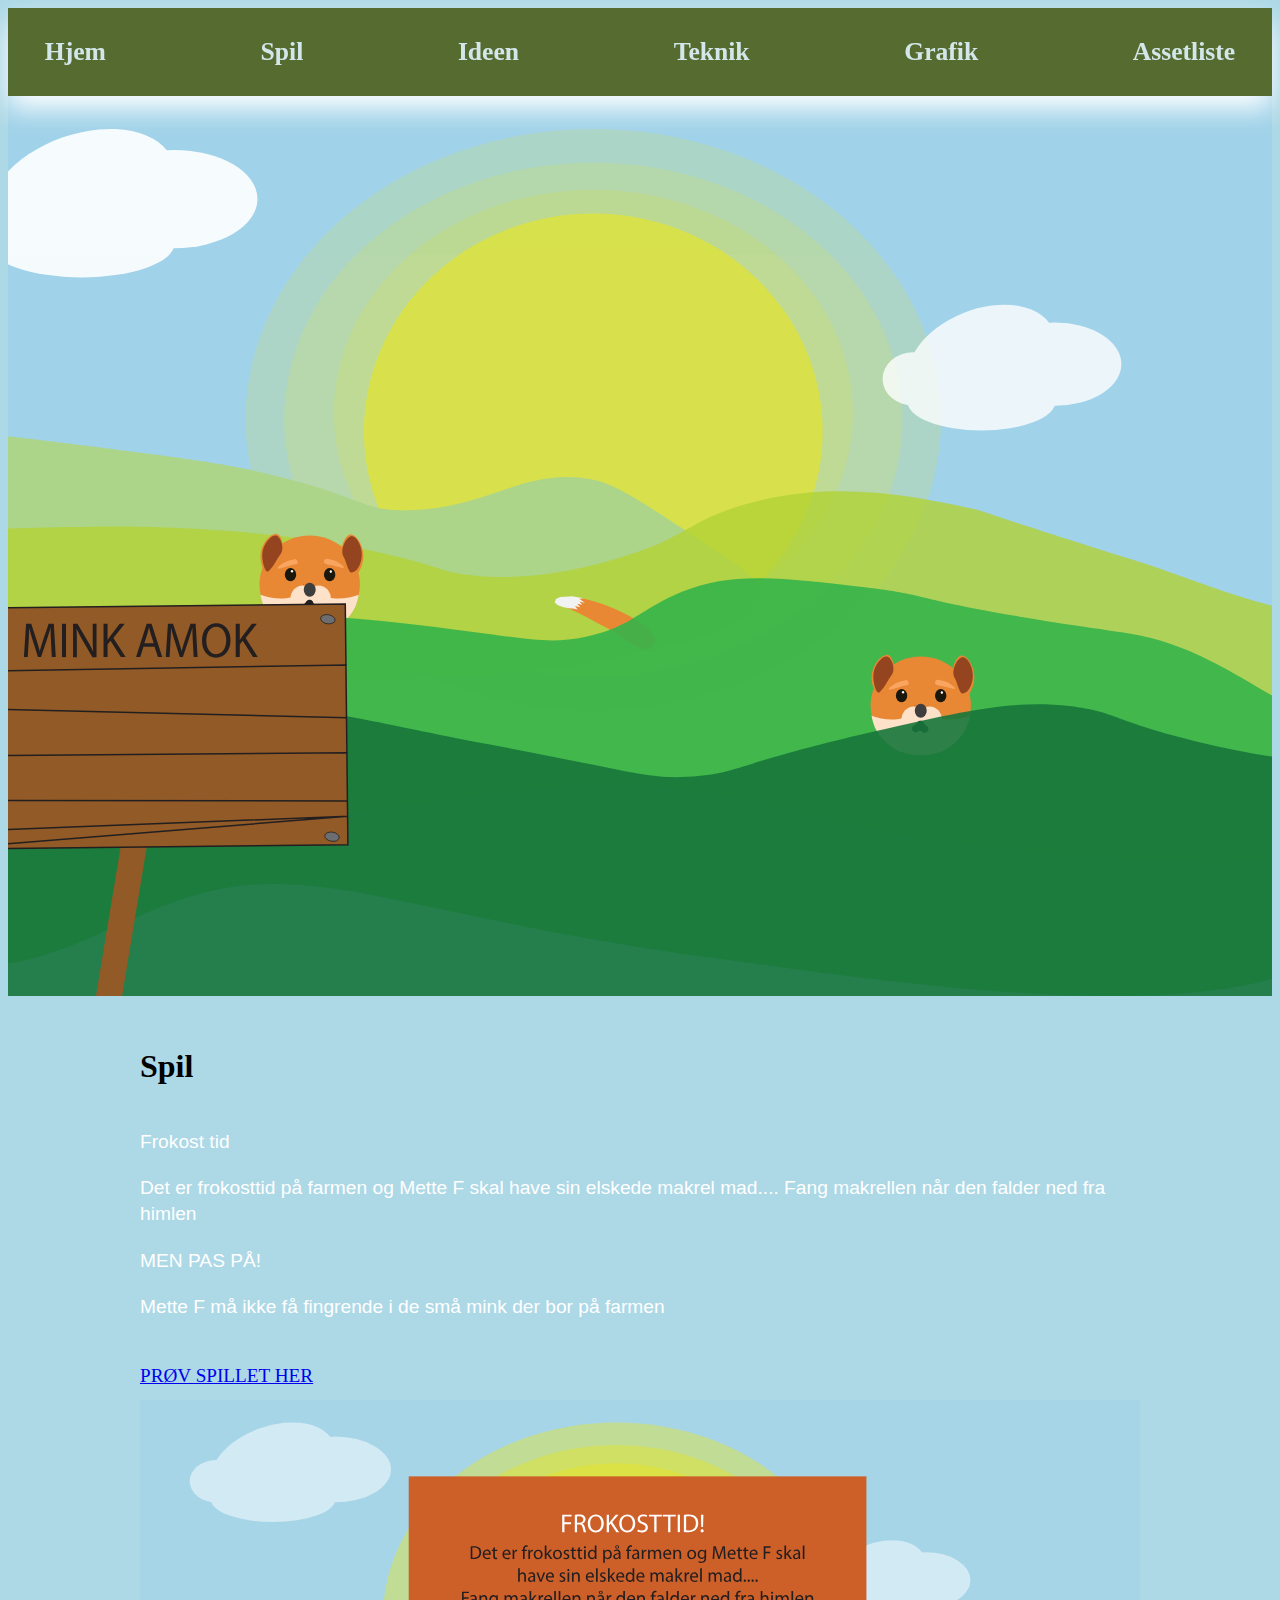
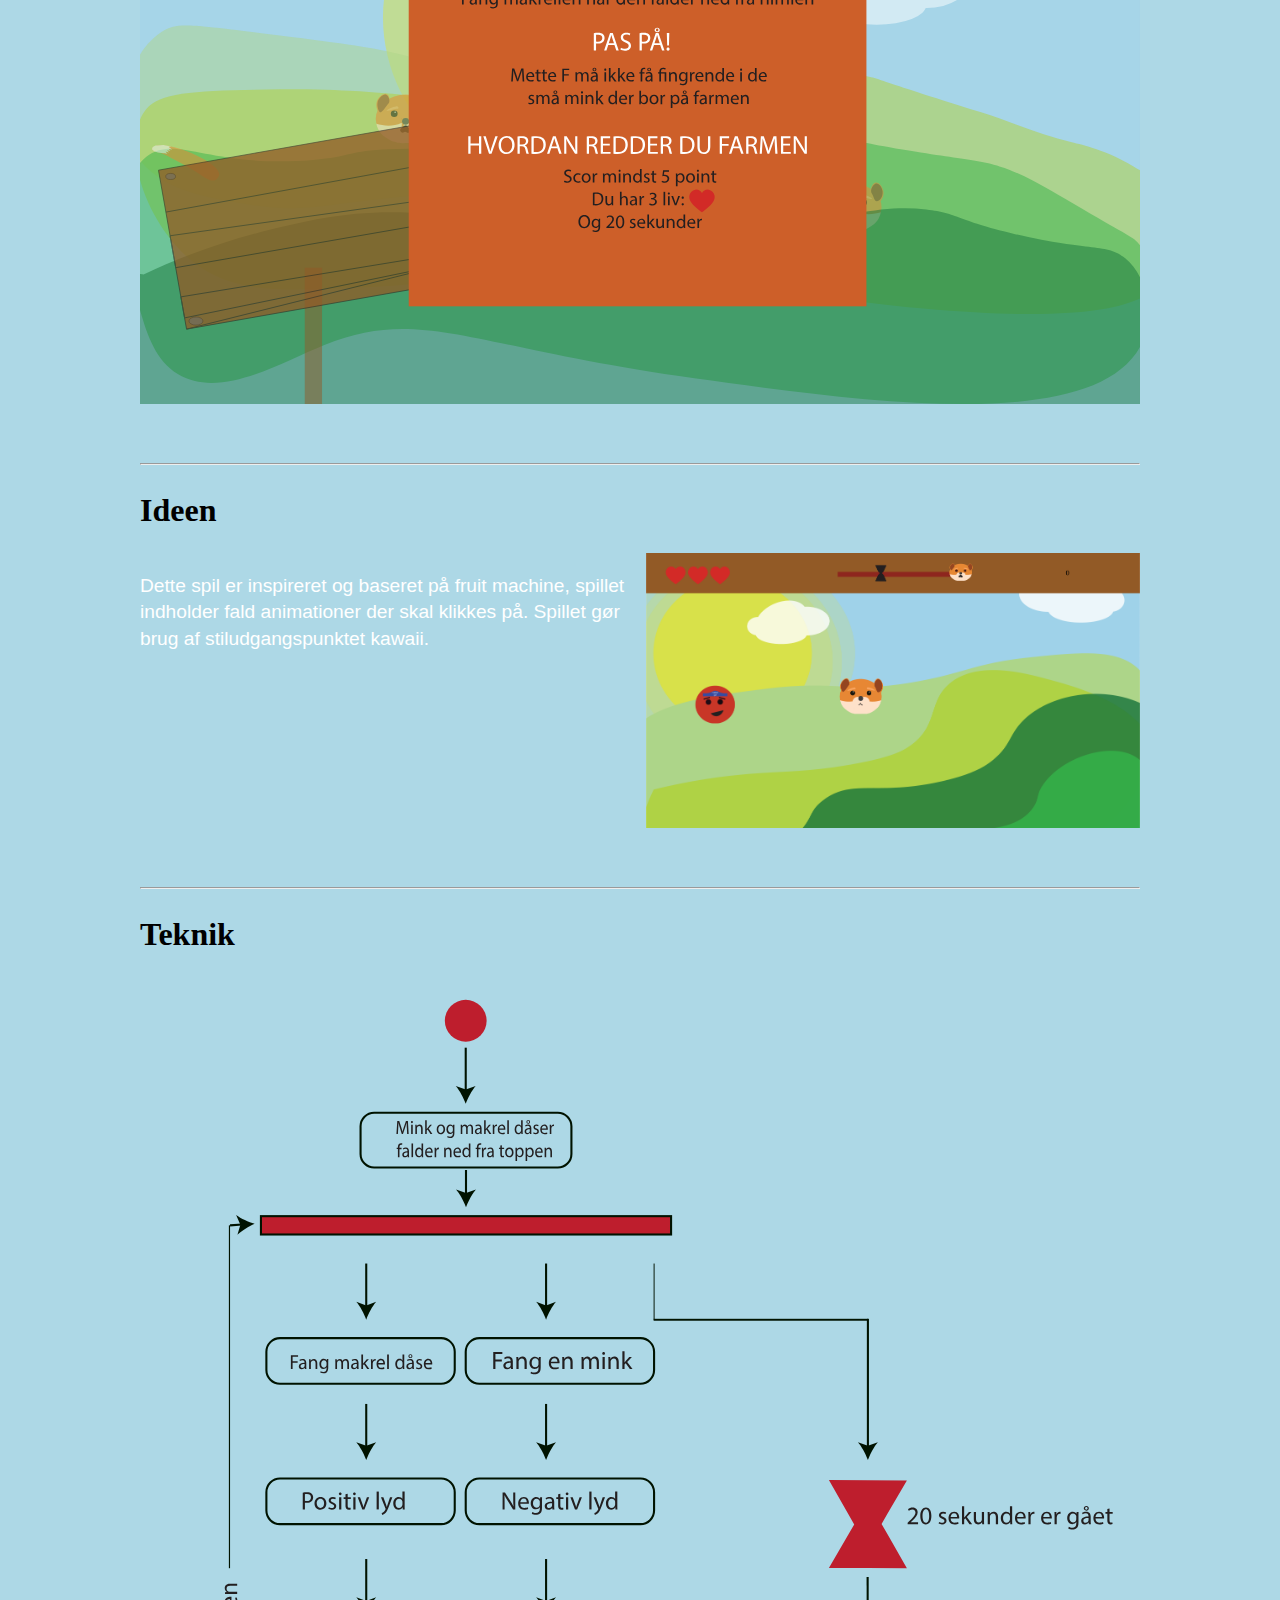
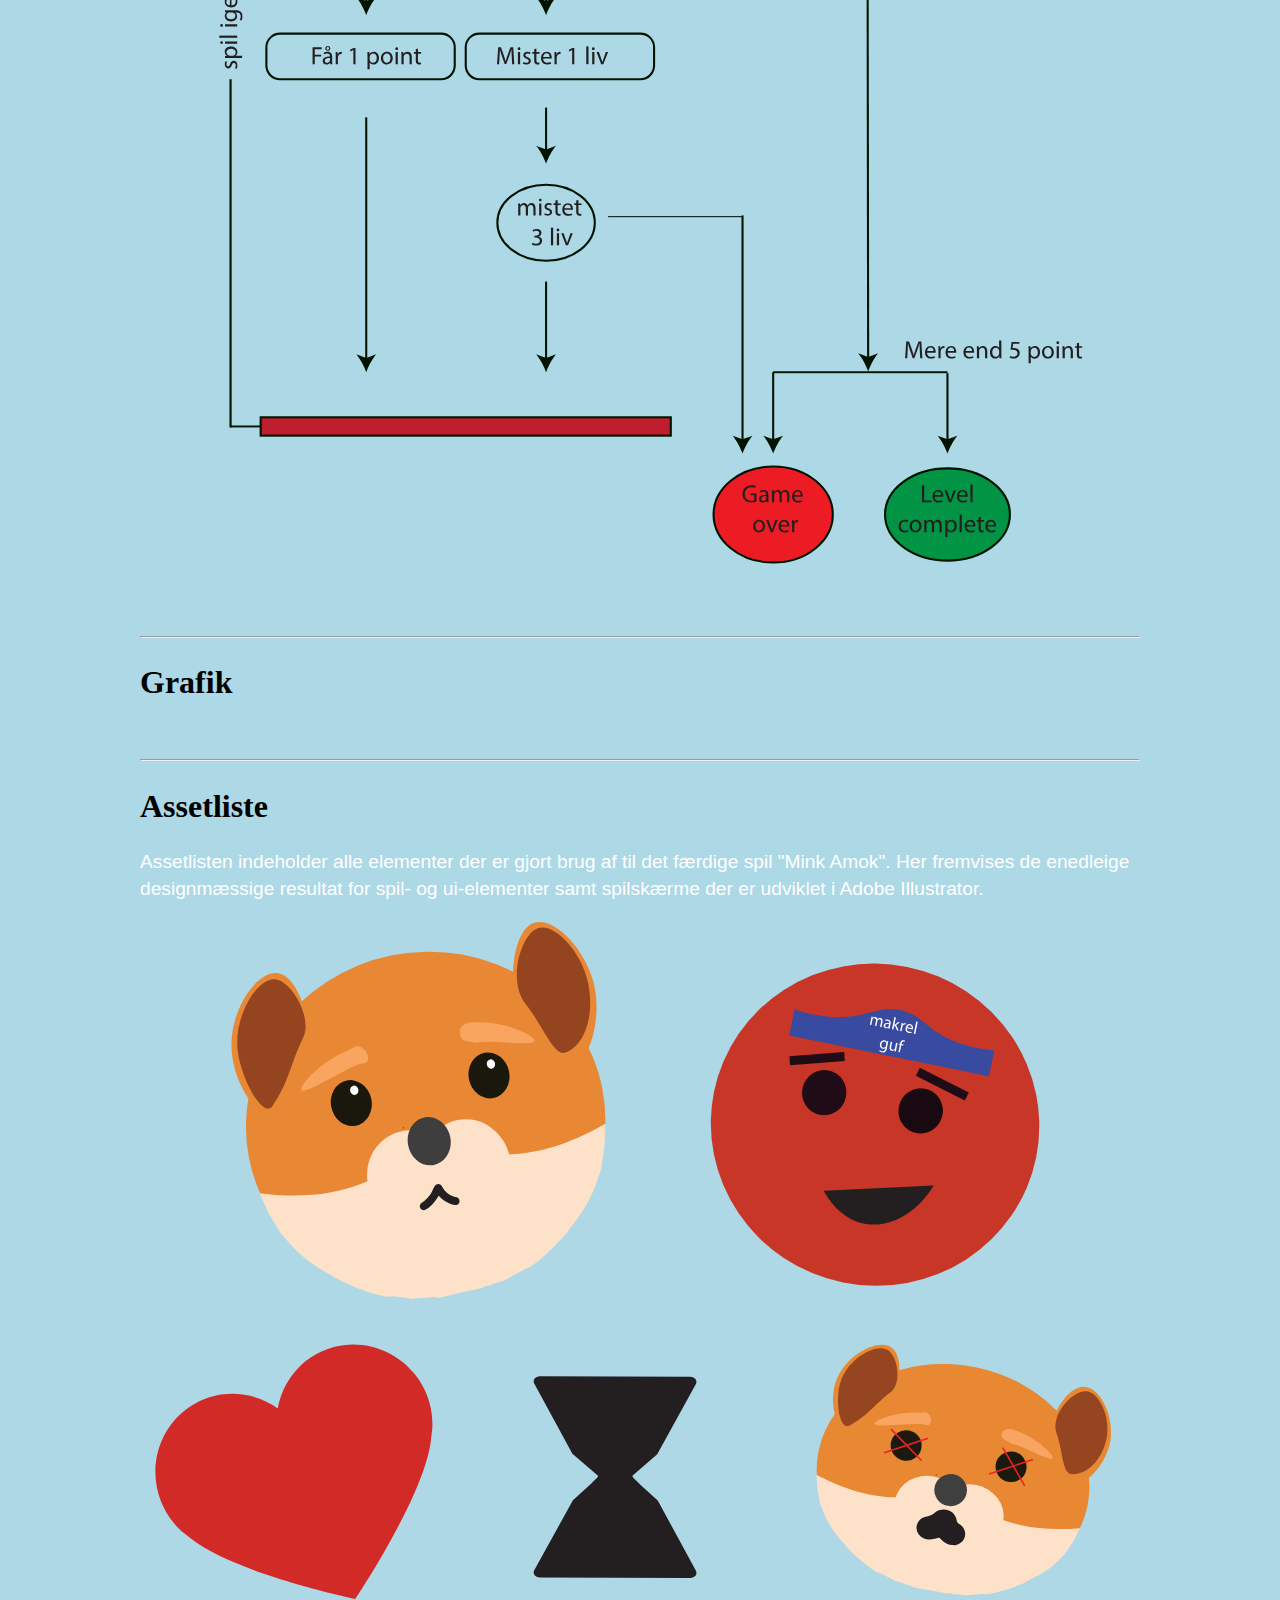
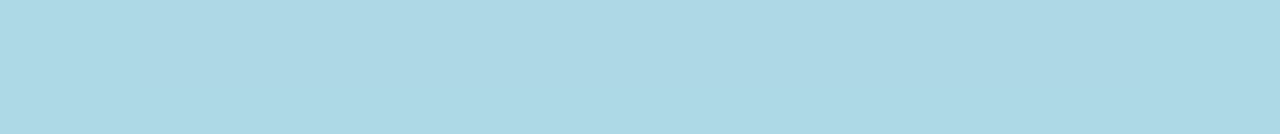
<file: index.html>
<!DOCTYPE html>
<html lang="en">
  <head>
    <meta charset="UTF-8" />
    <meta http-equiv="X-UA-Compatible" content="IE=edge" />
    <meta name="viewport" content="width=device-width, initial-scale=1.0" />
    <title>MINK AMOK</title>
    <link rel="stylesheet" href="stylesheet.css" />
  </head>
  <body class="background_color">
    <header class="menu_color">
      <div class="logo"></div>
      <nav>
        <ul class="menu">
          <li>
            <a href="index.html"> Hjem </a>
          </li>
          <li>
            <a href="spil.html"> Spil </a>
          </li>
          <li>
            <a href="ide.html"> Ideen </a>
          </li>
          <li>
            <a href="teknik.html"> Teknik </a>
          </li>
          <li>
            <a href="grafik.html"> Grafik </a>
          </li>
          <li>
            <a href="assets.html"> Assetliste </a>
          </li>
        </ul>
      </nav>
    </header>
    <main class="index">
      <section id="first_section"></section>
      <section id="second_section">
        <h2>Spil</h2>
        <div class="section_wrapper">
          <div class="col_tekst">
            <p>Frokost tid</p>
            <p>Det er frokosttid på farmen og Mette F skal have sin elskede makrel mad.... Fang makrellen når den falder ned fra himlen</p>
            <p>MEN PAS PÅ!</p>
            <p>Mette F må ikke få fingrende i de små mink der bor på farmen</p>
          </div>
          <nav class="col_link">
            <a href="http://carolinegottlieb.dk/kea/04_animation/website/spil.html">PRØV SPILLET HER</a>
          </nav>
          <div class="col_img">
            <img src="svg/regelskærm.svg" alt="Spilregler" />
          </div>
        </div>
      </section>
      <section id="third_section">
        <hr />
        <h2>Ideen</h2>
        <div class="section_wrapper">
          <div class="col_tekst">
            <p>Dette spil er inspireret og baseret på fruit machine, spillet indholder fald animationer der skal klikkes på. Spillet gør brug af stiludgangspunktet kawaii.</p>
          </div>
          <div class="col_img">
            <img src="svg/Spil_billede.png" alt="igangværende spil" />
          </div>
        </div>
      </section>
      <section id="fourth_section">
        <hr />
        <h2>Teknik</h2>
        <div class="col_tekst"></div>
        <div class="col_img"></div>
        <img src="svg/aktivitetsdiagram.svg" alt="Aktivitetsdiagram" />
      </section>
      <section id="fifth_section">
        <hr />
        <h2>Grafik</h2>
        <div class="col_tekst"></div>
        <div class="col_img"></div>
      </section>
      <section id="six_section">
        <hr />
        <h2>Assetliste</h2>
        <div id="section_wrapper">
          <div class="col_tekst">
            <p>Assetlisten indeholder alle elementer der er gjort brug af til det færdige spil "Mink Amok". Her fremvises de enedleige designmæssige resultat for spil- og ui-elementer samt spilskærme der er udviklet i Adobe Illustrator.</p>
          </div>
          <div class="col_img">
            <img src="svg/assetlist.svg" alt="assets" />
          </div>
        </div>
      </section>
    </main>
  </body>
</html>
</file>
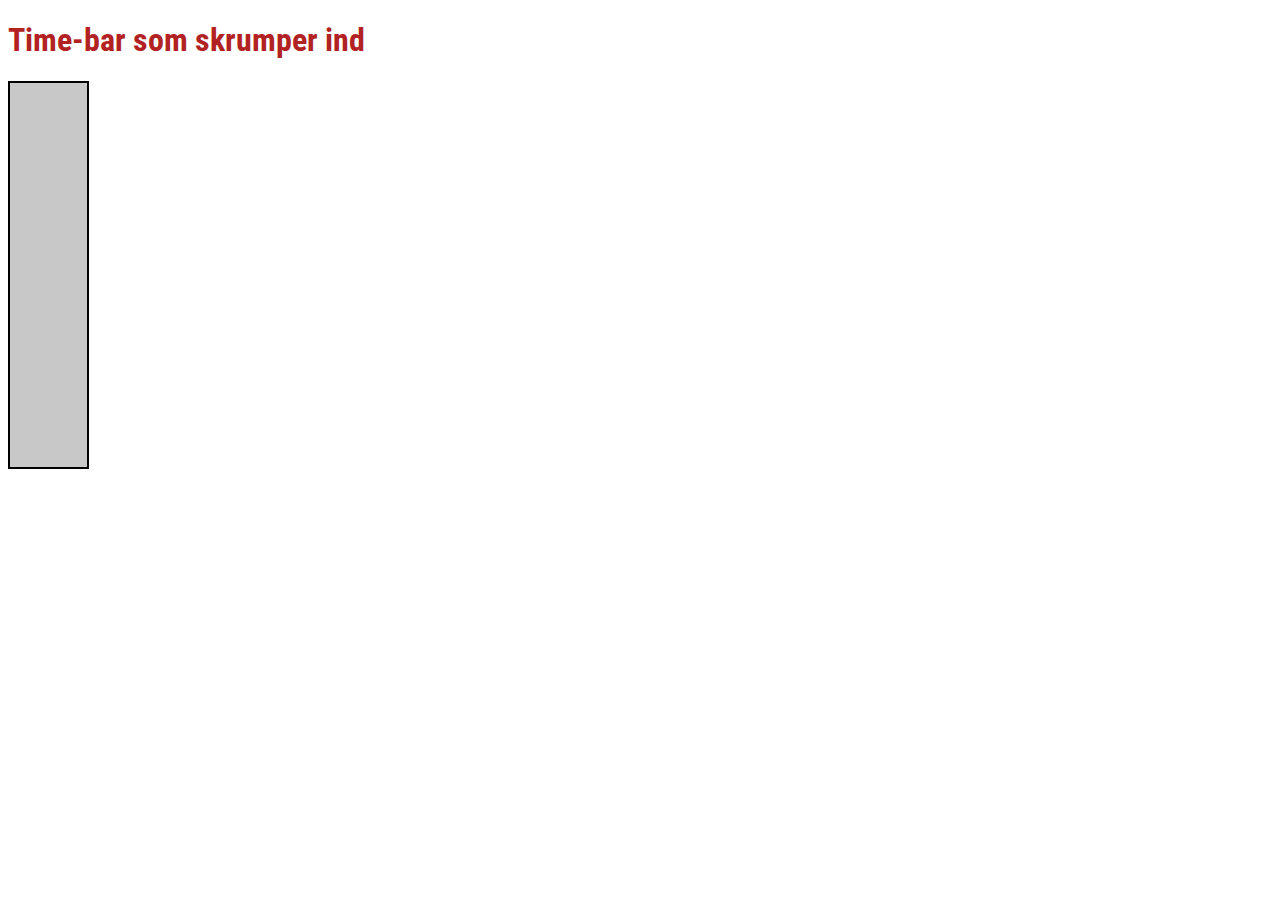
<file: timer_1_bar/index.html>
<!DOCTYPE html>
<html lang="da">

<head>
    <meta charset="utf-8">
    <meta name="viewport" content="width=device-width, initial-scale=1.0">
    <title>time-bar som skrumper</title>
    <link href="https://fonts.googleapis.com/css2?family=Roboto+Condensed&display=swap" rel="stylesheet">
    <link rel="stylesheet" href="style.css">
</head>

<body>
    <h1>Time-bar som skrumper ind</h1>
    <section>
        <div id="time_board">
            <div id="time_container">
                <div id="time_sprite" class=""></div>
            </div>
        </div>
    </section>

    <script src="script.js"></script>

</body>

</html>
</file>
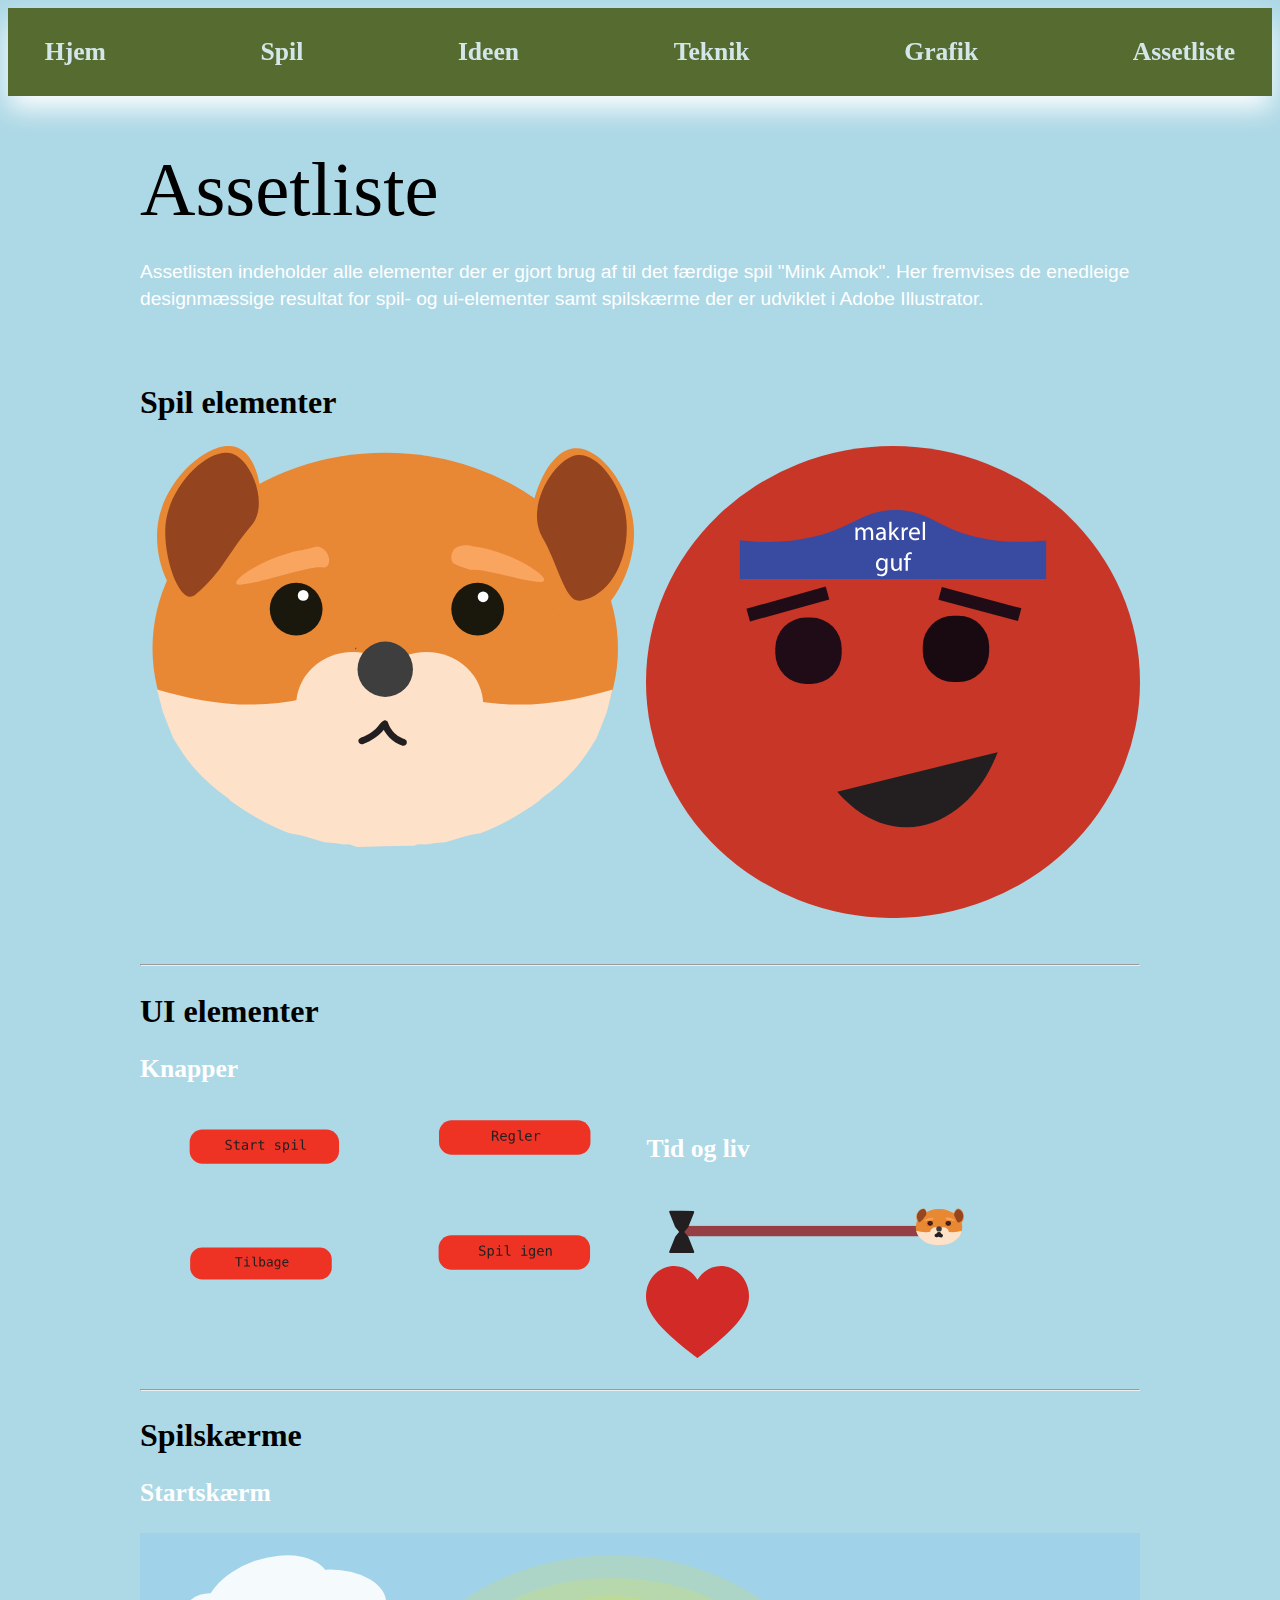
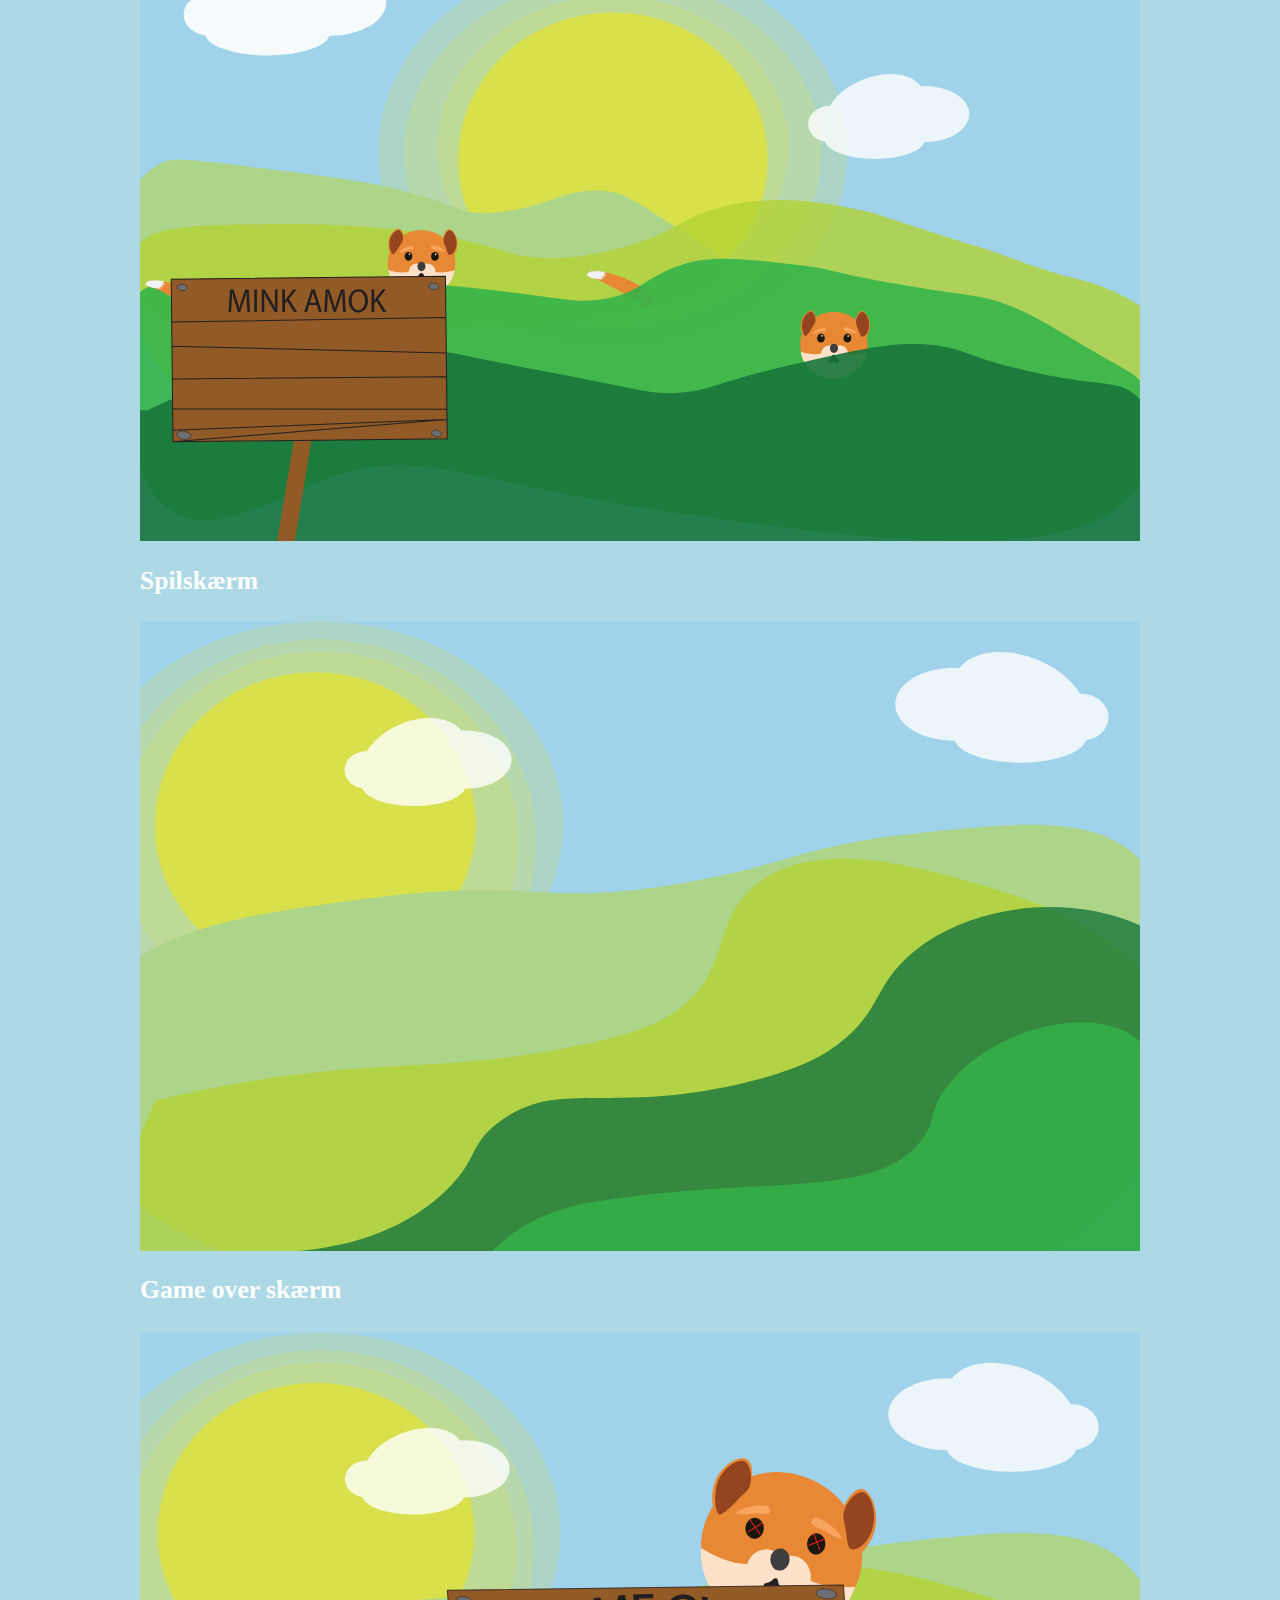
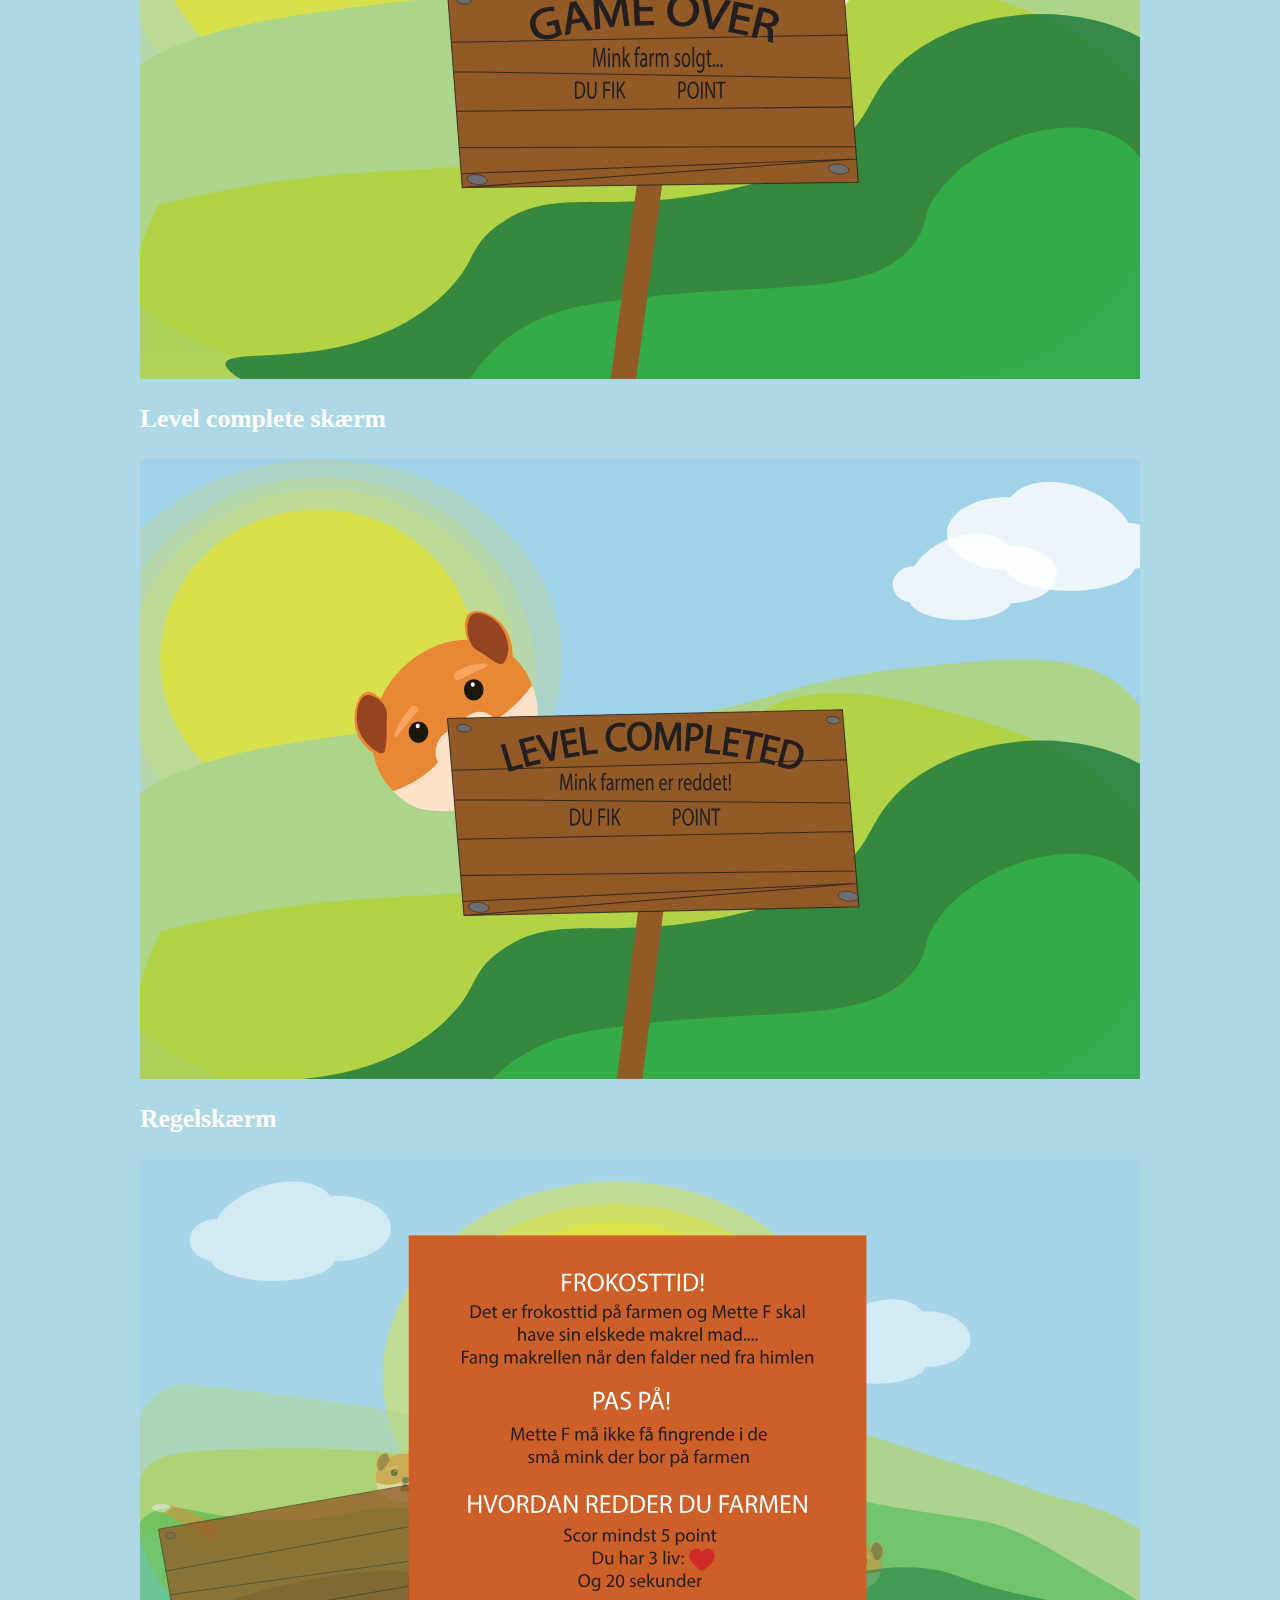
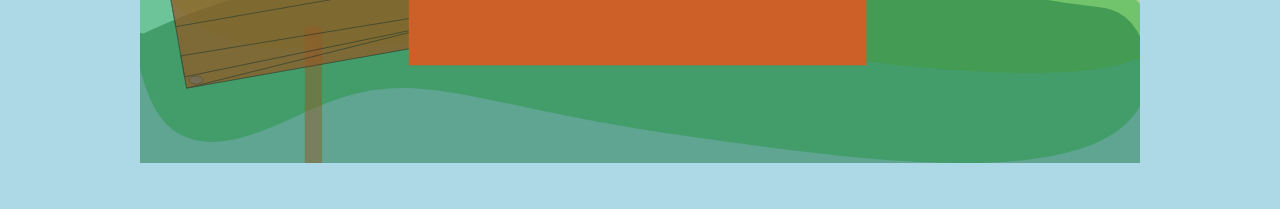
<file: assets.html>
<!DOCTYPE html>
<html lang="en">
  <head>
    <meta charset="UTF-8" />
    <meta http-equiv="X-UA-Compatible" content="IE=edge" />
    <meta name="viewport" content="width=device-width, initial-scale=1.0" />
    <title>MINK AMOK</title>
    <link rel="stylesheet" href="stylesheet.css" />
  </head>
  <body class="background_color">
    <header class="menu_color">
      <div class="logo"></div>
      <nav>
        <ul class="menu">
          <li>
            <a href="index.html"> Hjem </a>
          </li>
          <li>
            <a href="http://carolinegottlieb.dk/kea/04_animation/website/spil.html"> Spil </a>
          </li>
          <li>
            <a href="ide.html"> Ideen </a>
          </li>
          <li>
            <a href="teknik.html"> Teknik </a>
          </li>
          <li>
            <a href="grafik.html"> Grafik </a>
          </li>
          <li>
            <a href="assets.html"> Assetliste </a>
          </li>
        </ul>
      </nav>
    </header>
    <main class="assets">
      <section id="first_section">
        <h1>Assetliste</h1>
        <p>Assetlisten indeholder alle elementer der er gjort brug af til det færdige spil "Mink Amok". Her fremvises de enedleige designmæssige resultat for spil- og ui-elementer samt spilskærme der er udviklet i Adobe Illustrator.</p>
      </section>
      <section id="second_section">
        <h2>Spil elementer</h2>
        <div class="col_figures">
          <img src="svg/Mink.svg" alt="Mink" />
          <img src="svg/Makrel.svg" alt="Makrel" />
        </div>
      </section>
      <section id="third_section">
        <hr />
        <h2>UI elementer</h2>
        <h3>Knapper</h3>
        <div class="section_wrapper">
          <div class="col_buttons">
            <img src="svg/start knap.svg" alt="Start knap" />
            <img src="svg/regel knap.svg" alt="Regel knap" />
            <img src="svg/tilbage_knap.svg" alt="Tilbage knap" />
            <img src="svg/spil_igen.svg" alt="Spil igen" />
          </div>

          <div class="col_wrap">
            <h3>Tid og liv</h3>
            <div class="col_time">
              <img src="svg/time_board.svg" alt="Time board" />
            </div>
            <div class="col_life">
              <img src="svg/Liv.svg" alt="hjerte" />
            </div>
          </div>
        </div>
      </section>
      <section id="fourth_section">
        <hr />
        <h2>Spilskærme</h2>
        <h3>Startskærm</h3>
        <div class="col_start">
          <img src="svg/Startskærm.svg" alt="Startskærm" />
        </div>
        <h3>Spilskærm</h3>
        <div class="col_game">
          <img src="svg/spilskærm.svg" alt="Spilskærm" />
        </div>
        <h3>Game over skærm</h3>
        <div class="col_over">
          <img src="svg/game_over.svg" alt="Game over skærm" />
        </div>
        <h3>Level complete skærm</h3>
        <div class="col_complete">
          <img src="svg/level_completed.svg" alt="Level completed skærm" />
        </div>
        <h3>Regelskærm</h3>
        <div class="col_rules">
          <img src="svg/regelskærm.svg" alt="Regelskærm" />
        </div>
      </section>
    </main>
  </body>
</html>
</file>
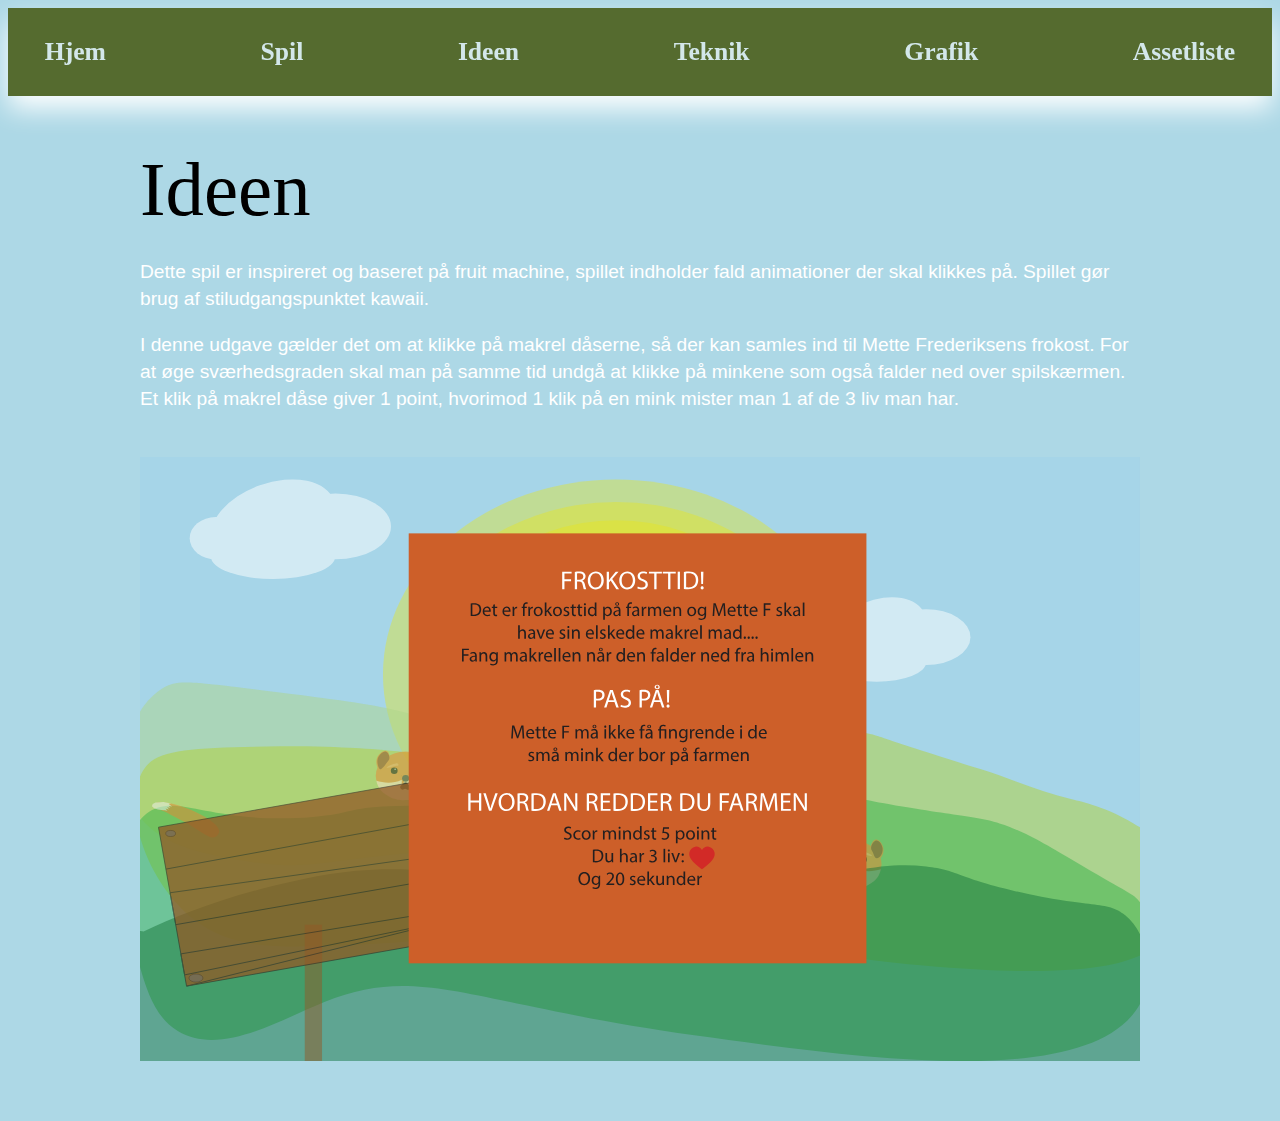
<file: ide.html>
<!DOCTYPE html>
<html lang="en">
  <head>
    <meta charset="UTF-8" />
    <meta http-equiv="X-UA-Compatible" content="IE=edge" />
    <meta name="viewport" content="width=device-width, initial-scale=1.0" />
    <title>MINK AMOK</title>
    <link rel="stylesheet" href="stylesheet.css" />
  </head>
  <body class="background_color">
    <header class="menu_color">
      <div class="logo"></div>
      <nav>
        <ul class="menu">
          <li>
            <a href="index.html"> Hjem </a>
          </li>
          <li>
            <a href="http://carolinegottlieb.dk/kea/04_animation/website/spil.html"> Spil </a>
          </li>
          <li>
            <a href="ide.html"> Ideen </a>
          </li>
          <li>
            <a href="teknik.html"> Teknik </a>
          </li>
          <li>
            <a href="grafik.html"> Grafik </a>
          </li>
          <li>
            <a href="assets.html"> Assetliste </a>
          </li>
        </ul>
      </nav>
    </header>
    <main class="ide">
      <section id="ide">
        <div class="section_wrapper">
          <div class="col_tekst">
            <h1>Ideen</h1>
            <p>Dette spil er inspireret og baseret på fruit machine, spillet indholder fald animationer der skal klikkes på. Spillet gør brug af stiludgangspunktet kawaii.</p>
            <p>
              I denne udgave gælder det om at klikke på makrel dåserne, så der kan samles ind til Mette Frederiksens frokost. For at øge sværhedsgraden skal man på samme tid undgå at klikke på minkene som også falder ned over spilskærmen. Et klik på
              makrel dåse giver 1 point, hvorimod 1 klik på en mink mister man 1 af de 3 liv man har.
            </p>
          </div>
          <div class="col_img">
            <img src="svg/regelskærm.svg" alt="spillets regler" />
          </div>
        </div>
      </section>
    </main>
  </body>
</html>
</file>
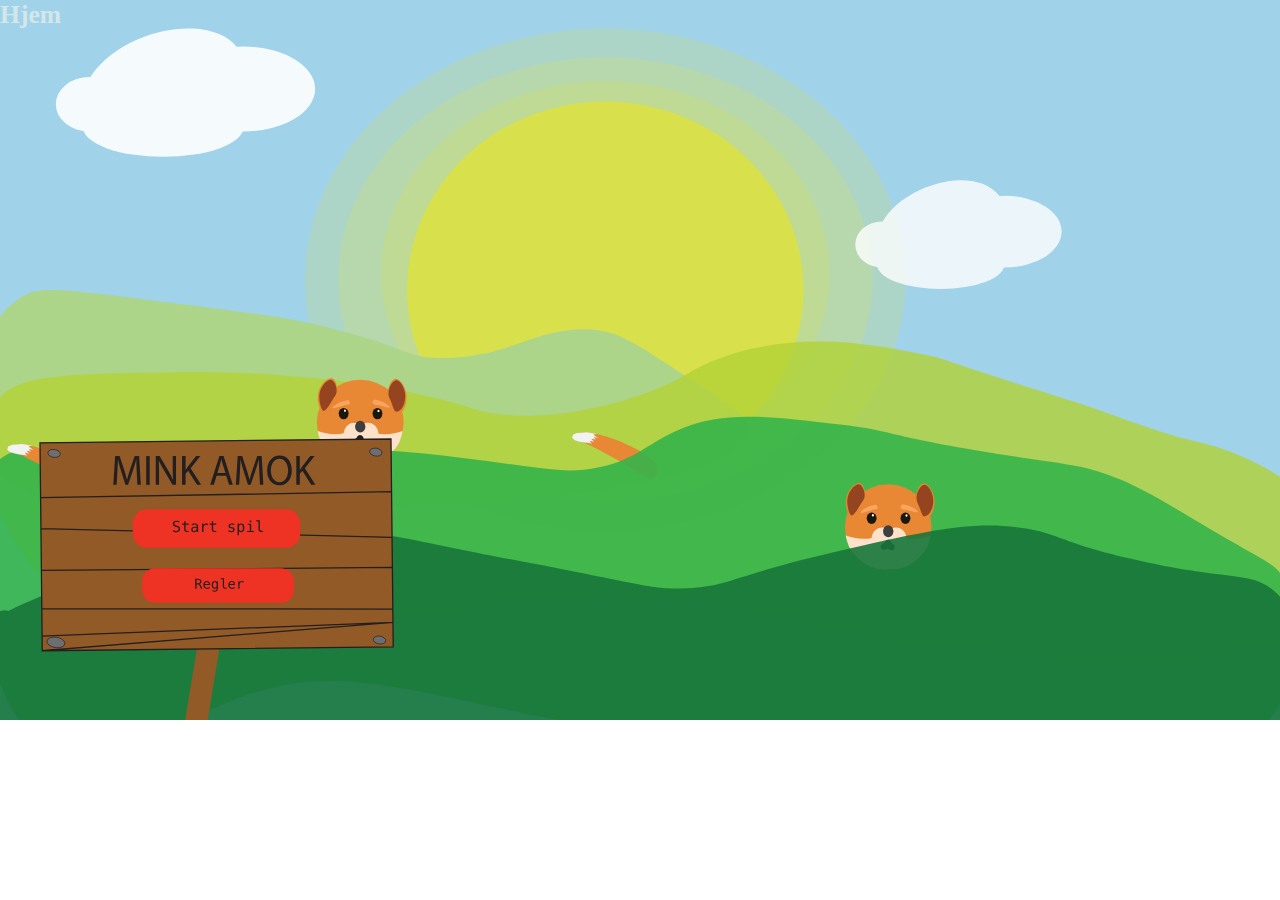
<file: spil.html>
<!DOCTYPE html>
<html lang="en">
  <head>
    <meta charset="UTF-8" />
    <meta http-equiv="X-UA-Compatible" content="IE=edge" />
    <meta name="viewport" content="width=, initial-scale=1.0" />
    <link rel="stylesheet" href="style.css" />
    <title>Document</title>
  </head>
  <body>
    <div id="screen">
      <div id="game" class="skjul">
        <div id="game_background"></div>
        <div id="middelground"></div>
        <div id="game_elements">
          <div id="makrel_container">
            <div id="makrel_sprite"></div>
          </div>
          <div id="mink_container">
            <div id="mink_sprite"></div>
          </div>
          <div id="makrel_container2">
            <div id="makrel_sprite2"></div>
          </div>
          <div id="mink_container2">
            <div id="mink_sprite2"></div>
          </div>
        </div>
      </div>

      <div id="forgrund">
        <div id="music_credit"></div>
      </div>

      <div id="game_ui">
        <div id="score_board"></div>
        <div id="energy_board">
          <div id="liv1">
            <img src="svg/Liv.svg" alt="hjerte" />
          </div>
          <div id="liv2">
            <img src="svg/Liv.svg" alt="hjerte" />
          </div>
          <div id="liv3">
            <img src="svg/Liv.svg" alt="hjerte" />
          </div>
        </div>
        <section>
          <div id="time_board" class="skjul">
            <div id="time_container">
              <div id="time_sprite"></div>
            </div>
            <div id="time_container2"></div>
          </div>
        </section>
      </div>

      <div id="start" class="skjul">
        <nav>
          <a href="http://carolinegottlieb.dk/kea/04_animation/website/index.html">Hjem</a>
        </nav>
        <div id="start_knap"></div>
        <div id="regel_knap"></div>
      </div>

      <div id="regler" class="skjul">
        <div id="tilbage_knap"></div>
      </div>

      <div id="game_over" class="skjul">
        <div id="spil_igen"></div>
        <div id="game_over_points"></div>
      </div>

      <div id="level_complete" class="skjul">
        <div id="spil_igen"></div>
        <div id="level_complete_points"></div>
      </div>
    </div>

    <script src="java.js"></script>
  </body>
</html>
</file>
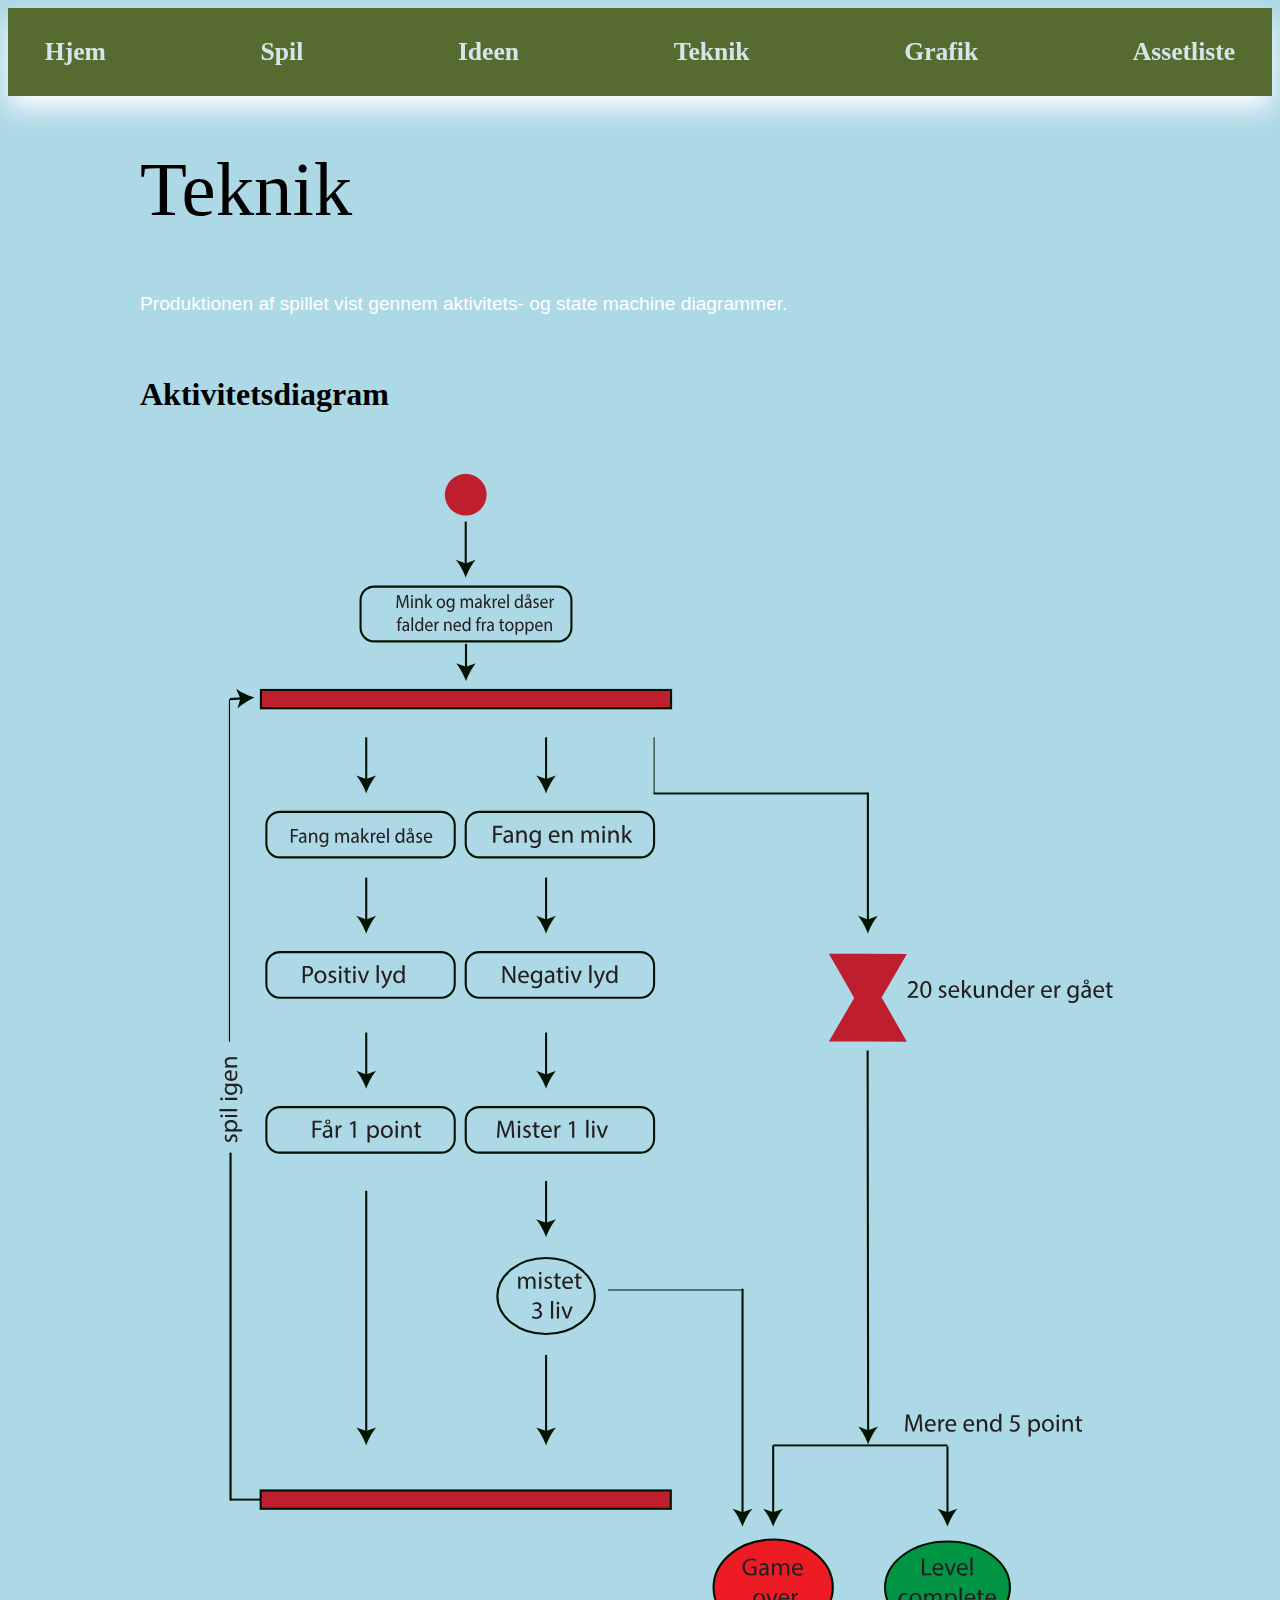
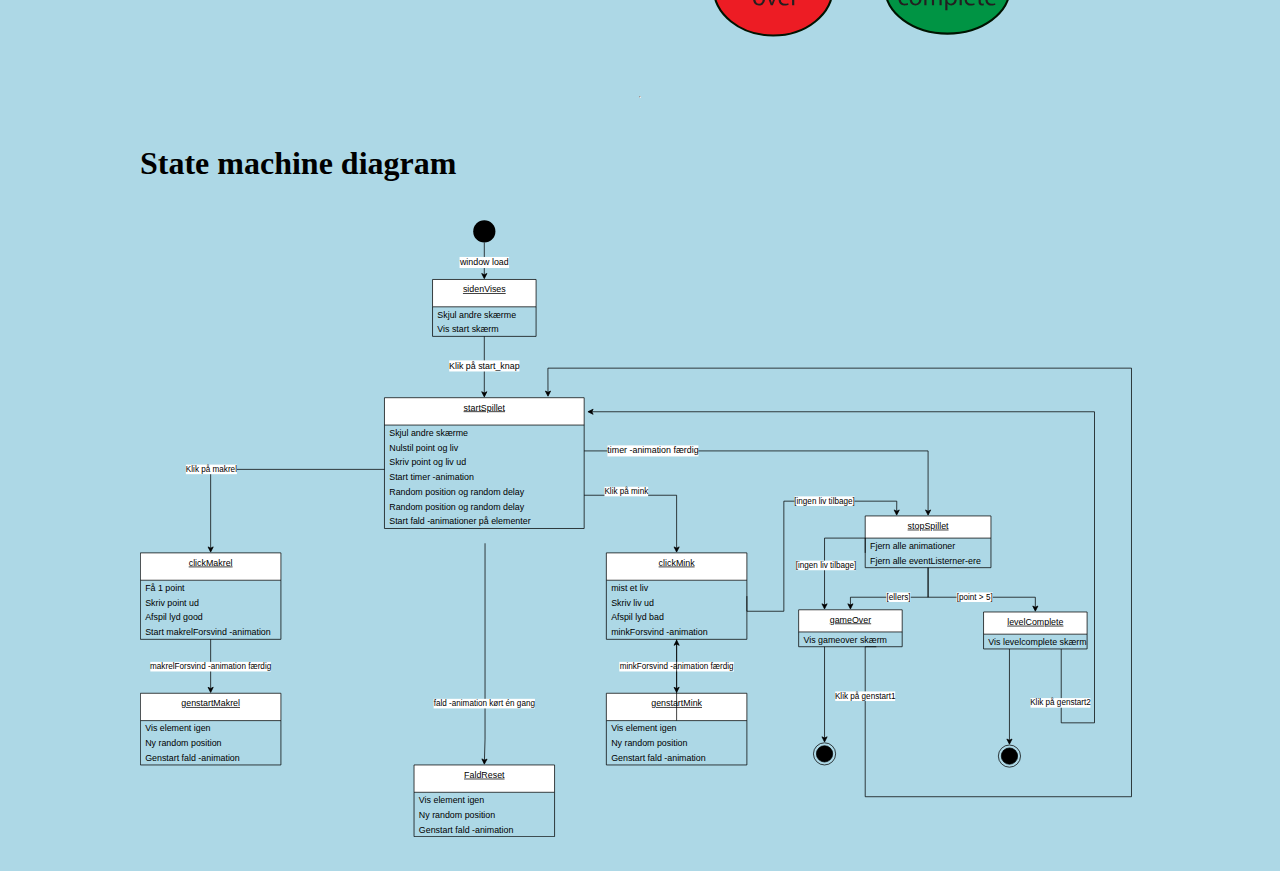
<file: teknik.html>
<!DOCTYPE html>
<html lang="en">
  <head>
    <meta charset="UTF-8" />
    <meta http-equiv="X-UA-Compatible" content="IE=edge" />
    <meta name="viewport" content="width=device-width, initial-scale=1.0" />
    <title>MINK AMOK</title>
    <link rel="stylesheet" href="stylesheet.css" />
  </head>
  <body class="background_color">
    <header class="menu_color">
      <div class="logo"></div>
      <nav>
        <ul class="menu">
          <li>
            <a href="index.html"> Hjem </a>
          </li>
          <li>
            <a href="http://carolinegottlieb.dk/kea/04_animation/website/spil.html"> Spil </a>
          </li>
          <li>
            <a href="ide.html"> Ideen </a>
          </li>
          <li>
            <a href="teknik.html"> Teknik </a>
          </li>
          <li>
            <a href="grafik.html"> Grafik </a>
          </li>
          <li>
            <a href="assets.html"> Assetliste </a>
          </li>
        </ul>
      </nav>
    </header>
    <main class="teknik">
      <section class="section_wrapper">
        <h1>Teknik</h1>
        <p>Produktionen af spillet vist gennem aktivitets- og state machine diagrammer.</p>
        <h2>Aktivitetsdiagram</h2>
        <img src="svg/aktivitetsdiagram.svg" alt="Aktivitetsdiagram" />
        <hr />
        <h2>State machine diagram</h2>
        <img src="Caroline_diagram3.svg" alt="State machine diagram" />
      </section>
    </main>
  </body>
</html>
</file>
<file: stylesheet.css>
/************************************* Generelt CSS *************************************/
img {
  display: block;
  width: 100%;
  height: auto;
  object-fit: cover;
}

/************************************* Menu, logo og links *************************************/
header {
  position: sticky;
  top: 0;
  padding: 1rem 1.5rem;
  box-shadow: 0 1vw 2vw 0 white;
}

.menu {
  display: flex;
  justify-content: space-between;
  list-style: none;
  gap: 10vw;
  margin: 0vw;
  padding: 1vw;
  overflow-x: auto;
}

.menu a {
  font-family: "Escoffier Capitaux", serif;
  font-size: 2vw;
  text-decoration: none;
  font-weight: 700;
  color: #d3e7ea;
}

.menu a:hover {
  color: darkblue;
}

.logo img {
  display: inline;
  width: 8vw;
  height: 3vw;
  height: auto;
}

.logo {
  text-align: center;
}

.background_color {
  background-color: rgb(173, 216, 230);
}

.menu_color {
  background-color: darkolivegreen;
}

/************************************* overskrift og tekst - mobil *************************************/

h1 {
  font-family: "Escoffier Capitaux", serif;
  font-style: normal;
  font-weight: 400;
  font-size: 20vw;
  color: black;
  line-height: 1.125;
  margin-bottom: 2vw;
}

h2 {
  font-family: "Escoffier Capitaux", serif;
  font-size: 6vw;
  color: black;
  line-height: 1.125;
  margin-bottom: 2vw;
}

h3 {
  font-family: "Escoffier Capitaux", serif;
  font-size: 3vw;
  color: #fff;
  line-height: 1.125;
  margin-bottom: 2vw;
}

p {
  font-family: "Benguiat Pro ITC", sans-serif;
  font-size: 2.5vw;
  line-height: 1.4;
  color: #fff;
}

figcaption {
  font-family: "Benguiat Pro ITC", sans-serif;
  font-size: 1vw;
  line-height: 1.4;
  color: #fff;
}

 

/**********************************INDEX*****************************************/

.index {
  display: grid;
  grid-template-columns: 1fr minmax(0, 1000px) 1fr;
}

.index section {
  grid-column: 2/3;
  margin-bottom: 2vw;
}

.index div {
  margin-bottom: 1vw;
}

.index #first_section {
  grid-column: 1/4;

  width: 100%;
  height: 100vh;
  background-image: url(svg/Startskærm.svg);
  background-size: cover;
  background-position: 53% 0%;

  display: grid;
}

/**********************************IDE*****************************************/

.ide {
  display: grid;
  grid-template-columns: 1fr minmax(0, 1000px) 1fr;
}

.ide section {
  grid-column: 2/3;
  margin-bottom: 2vw;
}

.ide div {
  margin-bottom: 1vw;
}

/**********************************Teknik*****************************************/
.teknik {
  display: grid;
  grid-template-columns: 1fr minmax(0, 1000px) 1fr;
}

.teknik section {
  grid-column: 2/3;
  margin-bottom: 2vw;
}

.teknik div {
  margin-bottom: 1vw;
}

/**********************************Assetliste**********************************************/
.assets {
  display: grid;
  grid-template-columns: 1fr minmax(0, 1000px) 1fr;
}

.assets section {
  grid-column: 2/3;
  margin-bottom: 2vw;
}

.assets div {
  margin-bottom: 1vw;
}

@media (min-width: 1000px) {
  h1 {
    font-size: 6vw;
  }

  h2 {
    font-size: 2.5vw;
  }

  h3 {
    font-size: 2vw;
  }

  p {
    font-size: 1.5vw;
  }

  .index .col_link a {
    font-size: 1.5vw;
  }

  /*    Grid index.html*/
  #second_section .section_wrapper {
    display: grid;
    grid-template-columns: 1fr;
    gap: 1vw;
  }

  #third_section .section_wrapper {
    display: grid;
    grid-template-columns: 1fr 1fr;
    gap: 1vw;
  }

  #fourth_section .section_wrapper {
    display: grid;
    grid-template-columns: 1fr 1fr;
    gap: 1vw;
  }

  #fifth_section .section_wrapper {
    display: grid;
    grid-template-columns: 1fr 1fr;
    gap: 1vw;
  }

  .assets .section_wrapper {
    display: grid;
    grid-template-columns: 1fr;
    gap: 1vw;
  }

  .assets .second_section {
    display: grid;
    grid-template-columns: 1fr 1fr;
    gap: 1vw;
  }

  .ide .section_wrapper {
    display: grid;
    grid-template-columns: 1fr;
    gap: 1vw;
  }

  .teknik .section_wrapper {
    display: grid;
    grid-template-columns: 1fr;
    gap: 1vw;
  }

  .col_figures {
    display: grid;
    grid-template-columns: 1fr 1fr;
    gap: 1vw;
  }

  .col_buttons {
    display: grid;
    grid-template-columns: 1fr 1fr;
    gap: 1vw;
  }

  .col_wrap {
    display: grid;
    grid-template-columns: 1fr;
    gap: 1vw;
  }

  .col_time {
    width: 27vw;
    height: 3vw;
  }

  .col_life {
    width: 8vw;
    height: 4vw;
  }
}
</file>
<file: timer_1_bar/style.css>
h1 {
  font-family: "Roboto Condensed", sans-serif;
  font-size: 2rem;
  color: firebrick;
}

#time_container {
  position: absolute;
  width: 6%;
  aspect-ratio: 6/30;
  border: 2px solid black;
  background-color: rgb(200, 200, 200);
}

#time_sprite {
  position: absolute;
  width: 100%;
  height: 100%;
  transform-origin: center bottom;
}

.shrink {
  animation-name: shrink_kf;
  animation-duration: 12s;
  animation-iteration-count: 1;
  animation-timing-function: linear;
  animation-fill-mode: forwards;
}

@keyframes shrink_kf {
  0% {
    transform: scaleY(1);
    background-color: limegreen;
  }
  50% {
    background-color: orange;
  }
  100% {
    transform: scaleY(0);
    background-color: red;
  }
}
</file>
<file: style.css>
body {
  margin: 0;
}

a {
  font-family: "Escoffier Capitaux", serif;
  font-size: 2vw;
  text-decoration: none;
  font-weight: 700;
  color: #d3e7ea;
}

#screen {
  position: relative;
  width: 100%;
  aspect-ratio: 16/9;
  overflow: hidden;
}

#game {
  position: absolute;
  top: 0;
  left: 0;
  width: 100%;
  height: 100%;
  cursor: crosshair;
}

#game_background {
  position: absolute;
  top: 0;
  left: 0;
  width: 100%;
  height: 100%;
  background-image: url(svg/spilskærm.svg);
  background-size: cover;
}

#middelground {
  position: absolute;
  top: 0;
  left: 0;
  width: 100%;
  height: 100%;
  background-image: url(svg/forgrund.svg);
  background-size: cover;
  pointer-events: none;
}

/********* game_elements **********/

#game_elements {
  width: 100%;
  height: 100%;
  position: absolute;
  top: 0;
  left: 0;
}

#game_ui {
  pointer-events: none;
}

#makrel_container {
  position: absolute;
  aspect-ratio: 2.1/2;
  width: 8%;
}

#makrel_sprite {
  width: 100%;
  height: 100%;
  background-image: url(svg/Makrel.svg);
  background-size: cover;
}

#mink_container {
  position: absolute;
  aspect-ratio: 2.5/2;
  width: 9%;
}
#mink_sprite {
  width: 100%;
  height: 100%;
  background-image: url(svg/Mink.svg);
  background-size: cover;
}

#mink_container2 {
  position: absolute;
  aspect-ratio: 2.5/2;
  width: 9%;
}

#mink_sprite2 {
  width: 100%;
  height: 100%;
  background-image: url(svg/Mink.svg);
  background-size: cover;
}

#makrel_container2 {
  position: absolute;
  aspect-ratio: 2.1/2;
  width: 8%;
}

#makrel_sprite2 {
  width: 100%;
  height: 100%;
  background-image: url(svg/Makrel.svg);
  background-size: cover;
}

/* Game ui */

#game_ui {
  width: 100%;
  height: 100%;
  position: absolute;
  top: 0;
  left: 0;
  pointer-events: none;
}

/* point */

#score_board {
  width: 8%;
  aspect-ratio: 8/7;
  position: absolute;
  top: 6%;
  left: 85%;
}

#energy_board {
  position: absolute;
  top: 5%;
  left: 4%;
  display: flex;
  gap: 0.5vw;
  justify-content: center;
}

#energy_board img {
  width: 4vw;
}

.forsvind {
  animation-name: forsvind_kf;
  animation-duration: 2s;
  animation-iteration-count: 1;
  animation-timing-function: linear;
  animation-fill-mode: both;
}
@keyframes forsvind_kf {
  0% {
    opacity: 1;
  }
  100% {
    opacity: 0;
  }
}
.frys {
  animation-play-state: paused;
}
.fald {
  animation-name: fald_kf;
  animation-duration: 4s;
  animation-iteration-count: infinite;
  animation-timing-function: linear;
  animation-fill-mode: both;
}
@keyframes fald_kf {
  0% {
    transform: translateY(-875%);
  }
  100% {
    transform: translateY(835%);
  }
}
.pos1 {
  left: 10%;
}
.pos2 {
  left: 19%;
}
.pos3 {
  left: 28%;
}
.pos4 {
  left: 39%;
}
.pos5 {
  left: 57%;
}
.pos6 {
  left: 67%;
}
.pos7 {
  left: 79%;
}
.pos8 {
  left: 95;
}

.delay1 {
  animation-delay: 3s;
}

.delay2 {
  animation-delay: 7s;
}

.delay3 {
  animation-delay: 9s;
}

.speed1 {
  animation-duration: 1.9s;
}

.speed2 {
  animation-duration: 2.3s;
}

.speed3 {
  animation-duration: 2.9s;
}

.speed4 {
  animation-duration: 3.4s;
}

.speed5 {
  animation-duration: 2.6s;
}

/* tid */

#time_container {
  position: absolute;
  top: 1vw;
  left: 35vw;
  width: 40vw;
  height: 4.7vw;
  background-image: url(svg/timer_bg.svg);
  background-size: cover;
}

#time_container2 {
  position: absolute;
  top: 2.5vw;
  left: 37vw;
  width: 2.2vw;
  height: 3.3vw;
  background-image: url(svg/Tid.svg);
  background-size: cover;
}

/*
#time_sprite {
  width: 1.8vw;
  height: 2.6vw;
  background-image: url(svg/Tid.svg);
  background-size: cover;
}*/

.shrink {
  animation-name: time_kf;
  animation-duration: 20s;
  animation-timing-function: linear;
  animation-fill-mode: both;
}

@keyframes time_kf {
  0% {
    transform: translateX(0);
  }

  100% {
    transform: translateX(22.5vw);
  }
}
/*
#time_container {
  position: absolute;
  width: 20%;
  aspect-ratio: 30/6;
  border: 2px solid black;
  background-color: rgb(200, 200, 200);
  top: 4%;
  left: 35%;
  z-index: 21;
}
#time_sprite {
  position: absolute;
  width: 100%;
  height: 100%;
  transform-origin: right;
  z-index: 21;
}

.shrink {
  animation-name: shrink_kf;
  animation-duration: 20s;
  animation-iteration-count: 1;
  animation-timing-function: linear;
  animation-fill-mode: forwards;
  z-index: 21;
}

@keyframes shrink_kf {
  0% {
    transform: scaleX(1);
    background-color: limegreen;
  }
  50% {
    background-color: orange;
  }
  100% {
    transform: scaleX(0);
    background-color: red;
  }
}
*/

#start {
  position: absolute;
  background-image: url(svg/Startskærm.svg);
  background-size: cover;
  width: 100%;
  height: 100%;
  top: 0;
  left: 0;
}

#start_knap {
  position: absolute;
  top: 38vw;
  left: 6vw;
  background-image: url(svg/start\ knap.svg);
  background-size: cover;
  width: 21vw;
  height: 6vw;

  animation-name: puls_kf;
  animation-duration: 0.7s;
  animation-iteration-count: infinite;
  animation-timing-function: linear;
  animation-duration: alternate;
}

@keyframes puls_kf {
  0% {
    transform: scale(0.9);
  }
  100% {
    transform: scale(1);
  }
}

#regel_knap {
  position: absolute;
  top: 43.5vw;
  left: 7.5vw;
  background-image: url(svg/regel\ knap.svg);
  background-size: cover;
  width: 17vw;
  height: 5vw;

  animation-name: puls_kf;
  animation-duration: 0.7s;
  animation-iteration-count: infinite;
  animation-timing-function: linear;
  animation-duration: alternate;
}

#regler {
  position: absolute;
  background-image: url(svg/regelskærm.svg);
  background-size: cover;
  width: 100%;
  height: 100%;
  top: 0;
  left: 0;
}

#tilbage_knap {
  position: absolute;
  top: 42vw;
  left: 32vw;
  background-image: url(svg/tilbage_knap.svg);
  background-size: cover;
  width: 30vw;
  height: 10vw;
}

#level_complete {
  position: absolute;
  background-image: url(svg/level_completed.svg);
  background-size: cover;
  width: 100%;
  height: 100%;
  top: 0;
  left: 0;
}

#level_complete_points {
  position: absolute;
  top: 34.5vw;
  left: 49.8vw;
  color: black;
  font-size: 3vw;
}

#spil_igen {
  position: absolute;
  top: 38vw;
  left: 37.5vw;
  background-image: url(svg/spil_igen.svg);
  background-size: cover;
  width: 25vw;
  height: 6vw;

  animation-name: puls_kf;
  animation-duration: 0.7s;
  animation-iteration-count: infinite;
  animation-timing-function: linear;
  animation-duration: alternate;
}

#game_over {
  position: absolute;
  background-image: url(svg/game_over.svg);
  background-size: cover;
  width: 100%;
  height: 100%;
  top: 0;
  left: 0;
}

#game_over_points {
  position: absolute;
  top: 34.7vw;
  left: 50.2vw;
  color: black;
  font-size: 3vw;
}

.skjul {
  display: none;
}
</file>
